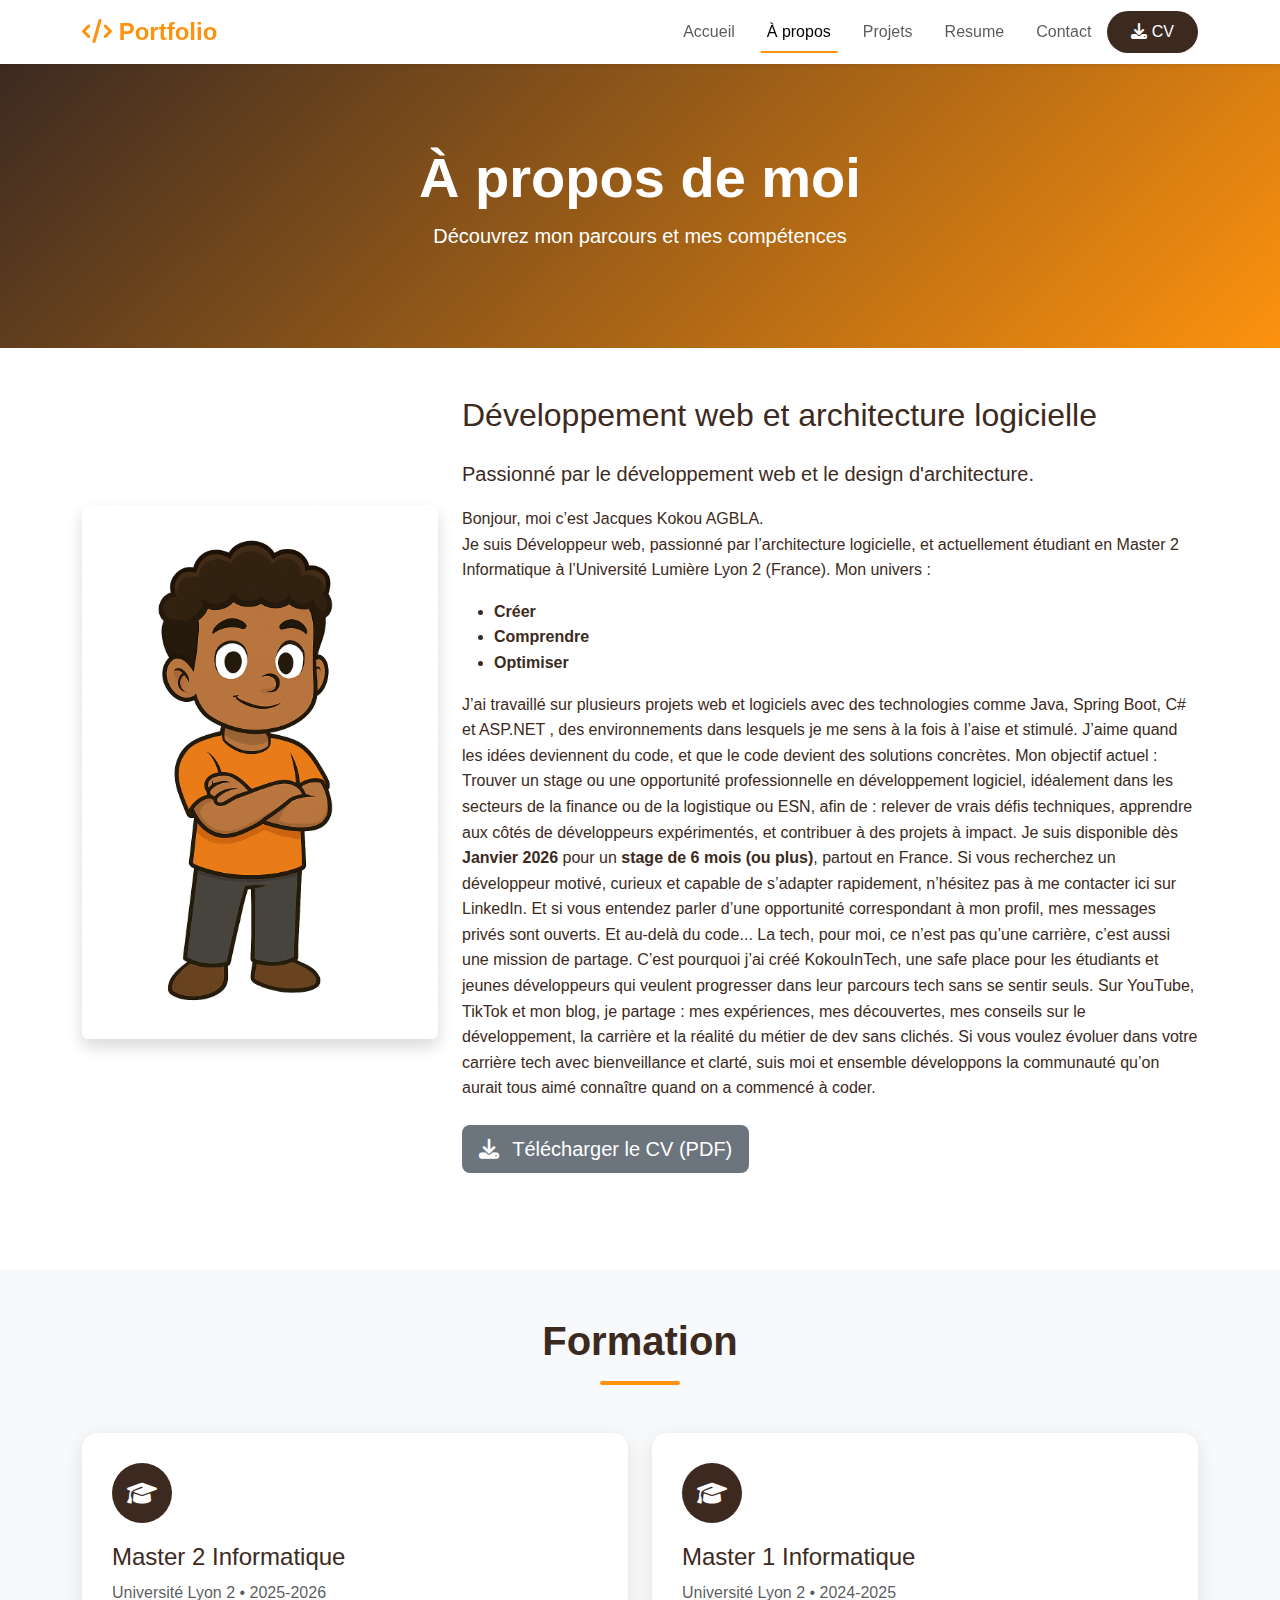
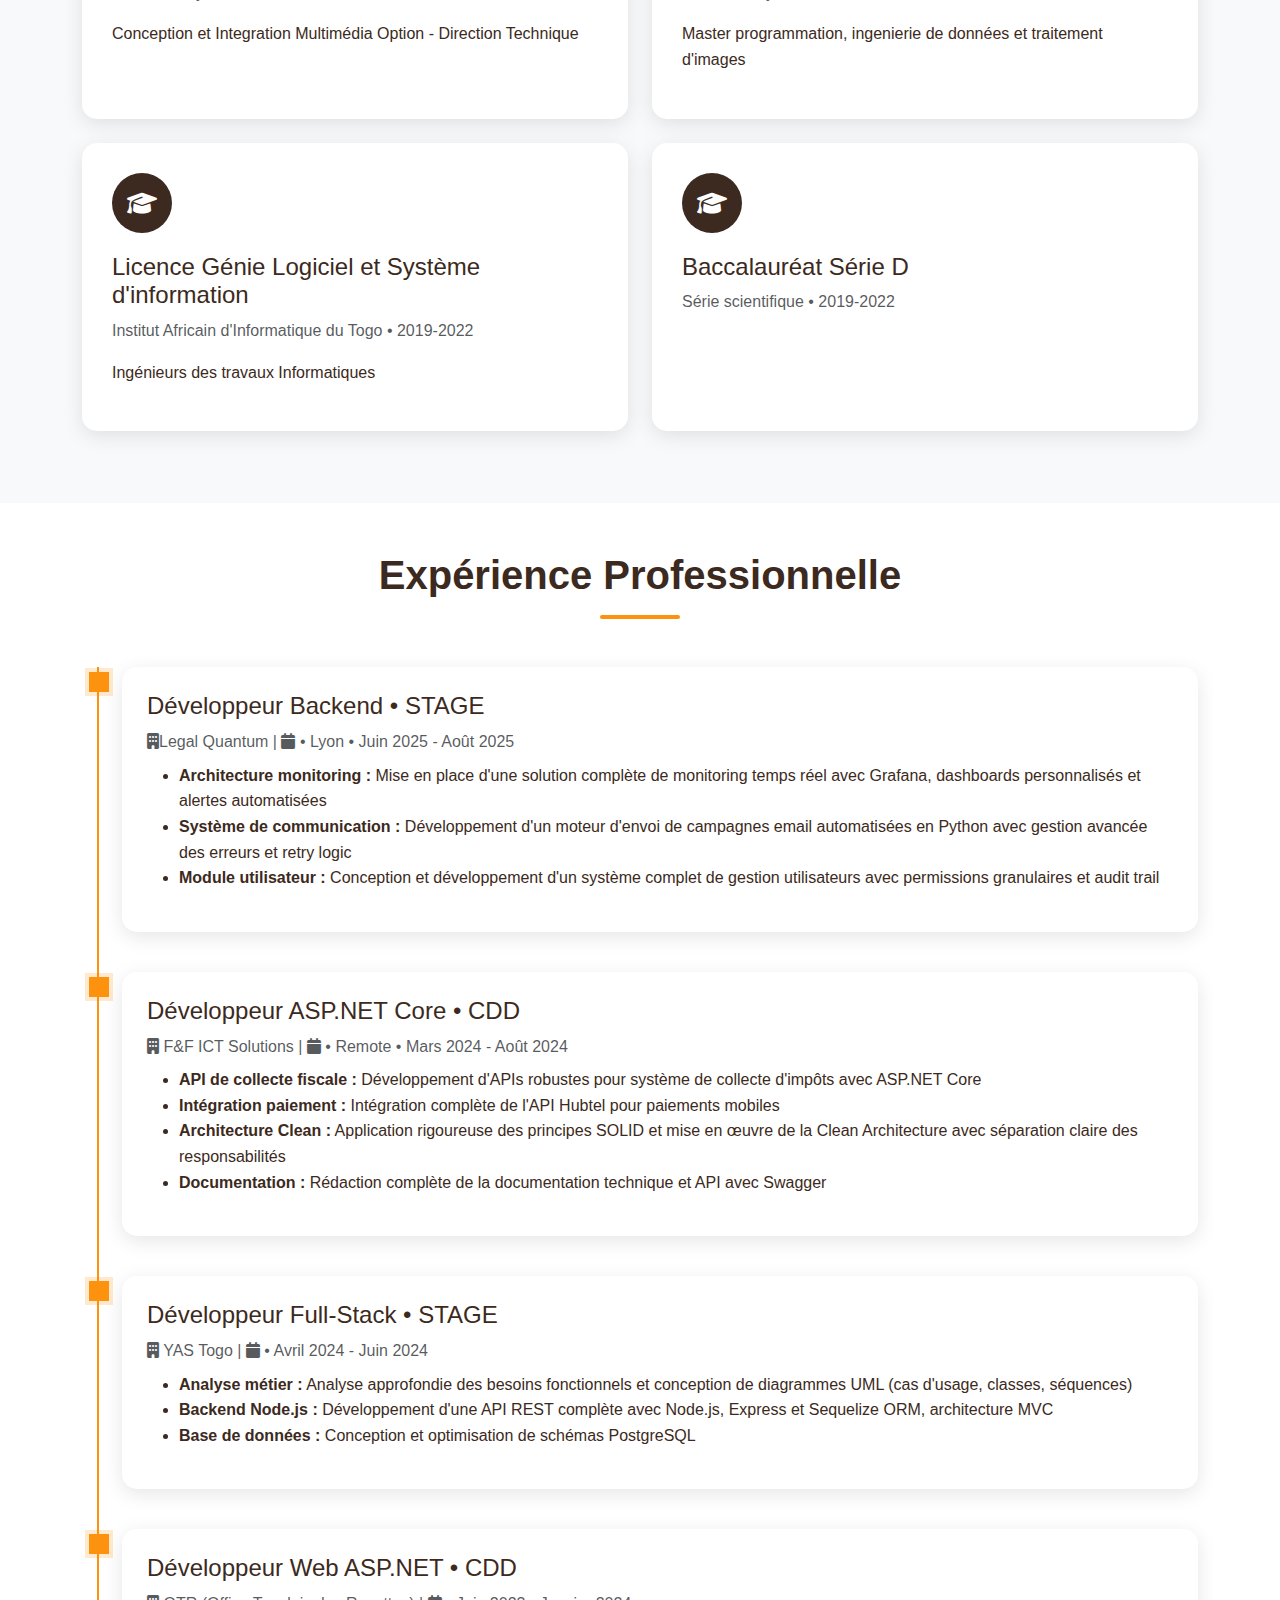
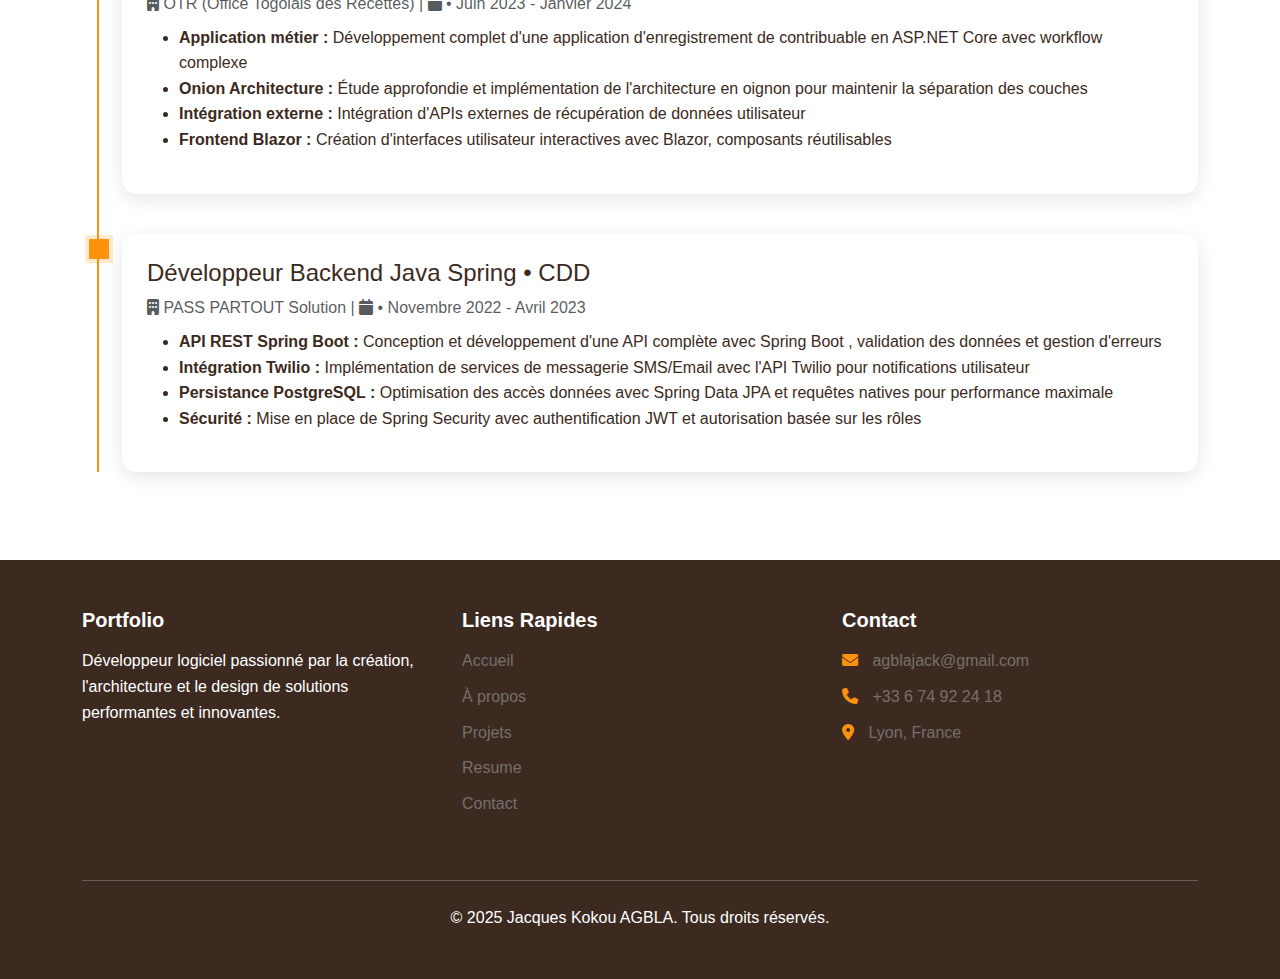
<file: about.html>
<!DOCTYPE html>
<html lang="fr">
  <head>
    <meta charset="UTF-8" />
    <meta name="viewport" content="width=device-width, initial-scale=1.0" />
    <title>À propos - Portfolio</title>

    <link rel="icon" href="assets/images/icons/favicon.ico" />
    <link
      href="https://cdnjs.cloudflare.com/ajax/libs/bootstrap/5.3.2/css/bootstrap.min.css"
      rel="stylesheet"
    />
    <link
      href="https://cdnjs.cloudflare.com/ajax/libs/font-awesome/6.4.2/css/all.min.css"
      rel="stylesheet"
    />
    <link rel="stylesheet" href="css/style.css" />
  </head>
  <body>
    <nav
      class="navbar navbar-expand-lg navbar-light bg-white shadow-sm sticky-top"
    >
      <div class="container">
        <a class="navbar-brand fw-bold text-primary" href="index.html">
          <i class="fas fa-code"></i> Portfolio
        </a>
        <button
          class="navbar-toggler"
          type="button"
          data-bs-toggle="collapse"
          data-bs-target="#navbarNav"
        >
          <span class="navbar-toggler-icon"></span>
        </button>
        <div class="collapse navbar-collapse" id="navbarNav">
          <ul class="navbar-nav ms-auto">
            <li class="nav-item">
              <a class="nav-link"  href="index.html">Accueil</a>
            </li>
            <li class="nav-item">
              <a class="nav-link active"  href="about.html">À propos</a>
            </li>
            <li class="nav-item">
              <a class="nav-link"  href="projects.html">Projets</a>
            </li>
            <li class="nav-item">
            <a class="nav-link"   href="resume.html">Resume</a>
          </li>
            <li class="nav-item">
              <a class="nav-link" href="contact.html">Contact</a>
            </li>
            <li class="nav-item">
            <a class="nav-link btn-download" href="resume.html" >
              <i class="fas fa-download"></i> CV
            </a>
          </li>
          </ul>
        </div>
      </div>
    </nav>
    <section class="page-header">
      <div class="container text-center">
        <h1 class="display-4 fw-bold">À propos de moi</h1>
        <p class="lead">Découvrez mon parcours et mes compétences</p>
      </div>
    </section>
    <section class="about-content py-5">
      <div class="container">
        <div class="row align-items-center mb-5">
          <div class="col-lg-4 mb-4">
            <img
              src="assets/images/Mascotte.jpg""
              alt="Photo professionnelle"
              class="img-fluid rounded shadow"
            />
          </div>
          <div class="col-lg-8">
            <h2 class="mb-4">Développement web et architecture logicielle</h2>
            <p class="lead">
              Passionné par le développement web et le design d'architecture.
            </p>
            <p>
              Bonjour, moi c’est Jacques Kokou AGBLA. <br> 
              Je suis Développeur web, passionné par l’architecture logicielle, et actuellement étudiant en Master 2 Informatique à l’Université Lumière Lyon 2 (France). 
              Mon univers : 
              <ul>
                <li><strong>Créer</strong></li>
                <li><strong>Comprendre</strong></li>
                <li><strong>Optimiser</strong></li>
              </ul> 
               J’ai travaillé sur plusieurs projets web et logiciels avec des technologies comme Java, Spring Boot, C# et ASP.NET , des
              environnements dans lesquels je me sens à la fois à l’aise et stimulé. J’aime quand les idées deviennent du code, et que le code
              devient des solutions concrètes. Mon objectif actuel : Trouver un stage ou une opportunité professionnelle en développement
              logiciel, idéalement dans les secteurs de la finance ou de la logistique ou ESN, afin de : 
              relever de vrais défis techniques, 
              apprendre aux côtés de développeurs expérimentés, 
              et contribuer à des projets à impact. 
              Je suis disponible dès <strong>Janvier 2026</strong> pour un
              <strong>stage de 6 mois (ou plus)</strong>, partout en France. 
               Si vous recherchez un développeur motivé, curieux et capable de s’adapter
              rapidement, n’hésitez pas à me contacter ici sur LinkedIn. Et si vous entendez parler d’une opportunité correspondant à mon profil,
              mes messages privés sont ouverts. Et au-delà du code... La tech, pour moi, ce n’est pas qu’une carrière, c’est aussi une mission de
              partage. C’est pourquoi j’ai créé KokouInTech, une safe place pour les étudiants et jeunes développeurs qui veulent progresser
              dans leur parcours tech sans se sentir seuls. Sur YouTube, TikTok et mon blog, je partage : mes expériences, mes découvertes, mes
              conseils sur le développement, la carrière et la réalité du métier de dev sans clichés. Si vous voulez évoluer dans votre carrière
              tech avec bienveillance et clarté, suis moi et ensemble développons la communauté qu’on aurait tous aimé connaître quand
              on a commencé à coder.
            </p>
            <div class="mt-4">
             <a href="assets/images/CV - Jacques Kokou AGBLA.pdf" download="CV_Jacques_AGBLA.pdf" class="btn bg-secondary text-white btn-lg">
    <i class="fas fa-download me-2"></i> Télécharger le CV (PDF)
</a>
            </div>
          </div>
        </div>
      </div>
    </section>
    <section class="education py-5 bg-light">
      <div class="container">
        <h2 class="section-title text-center mb-5">Formation</h2>
        <div class="row">
          <div class="col-md-6 mb-4">
            <div class="education-card">
              <div class="education-icon">
                <i class="fas fa-graduation-cap"></i>
              </div>
              <h4>Master 2 Informatique</h4>
              <p class="text-muted">Université Lyon 2 • 2025-2026</p>
              <p>
               Conception et Integration Multimédia Option - Direction Technique
              </p>
            </div>
          </div>
          <div class="col-md-6 mb-4"> 
            <div class="education-card">
              <div class="education-icon">
                <i class="fas fa-graduation-cap"></i>
              </div>
              <h4>Master 1 Informatique</h4>
              <p class="text-muted">Université Lyon 2 • 2024-2025</p>
              <p>Master programmation, ingenierie de données et traitement d'images</p>
            </div>
          </div>
          <div class="col-md-6 mb-4"> 
            <div class="education-card">
              <div class="education-icon">
                <i class="fas fa-graduation-cap"></i>
              </div>
              <h4>Licence Génie Logiciel et Système d'information</h4>
              <p class="text-muted">Institut Africain d'Informatique du Togo • 2019-2022</p>
              <p>Ingénieurs des travaux Informatiques</p>
            </div>
          </div>
          <div class="col-md-6 mb-4"> 
            <div class="education-card">
              <div class="education-icon">
                <i class="fas fa-graduation-cap"></i>
              </div>
              <h4>Baccalauréat Série D</h4>
              <p class="text-muted">Série scientifique • 2019-2022</p>
            </div>
          </div>
        </div>
      </div>
    </section>
    <section class="experience py-5">
        <div class="container">
            <h2 class="section-title text-center mb-5">Expérience Professionnelle</h2>
            <div class="timeline">
                <div class="timeline-item">
                    <div class="timeline-dot"></div>
                    <div class="timeline-content">
                        <h4>Développeur Backend  • STAGE</h4>
                        <p class="text-muted mb-2">
                            <i class="fas fa-building"></i>Legal Quantum | 
                            <i class="fas fa-calendar"></i> • Lyon • Juin 2025 - Août 2025
                        </p>
                        <ul>
                            <li><strong>Architecture monitoring :</strong> Mise en place d'une solution complète de monitoring temps réel avec Grafana, dashboards personnalisés et alertes automatisées</li>
                            <li><strong>Système de communication :</strong> Développement d'un moteur d'envoi de campagnes email automatisées en Python avec gestion avancée des erreurs et retry logic</li>
                            <li><strong>Module utilisateur :</strong> Conception et développement d'un système complet de gestion utilisateurs avec permissions granulaires et audit trail</li>
                        </ul>
                       </div>
                </div>
                <div class="timeline-item">
                    <div class="timeline-dot"></div>
                    <div class="timeline-content">
                        <h4>Développeur ASP.NET Core • CDD</h4>
                        <p class="text-muted mb-2">
                            <i class="fas fa-building"></i> F&F ICT Solutions | 
                            <i class="fas fa-calendar"></i> • Remote • Mars 2024 - Août 2024
                        </p>
                       <ul>
                            <li><strong>API de collecte fiscale :</strong> Développement d'APIs robustes pour système de collecte d'impôts avec ASP.NET Core</li>
                            <li><strong>Intégration paiement :</strong> Intégration complète de l'API Hubtel pour paiements mobiles</li>
                            <li><strong>Architecture Clean :</strong> Application rigoureuse des principes SOLID et mise en œuvre de la Clean Architecture avec séparation claire des responsabilités</li>
                            <li><strong>Documentation :</strong> Rédaction complète de la documentation technique et API avec Swagger</li>
                        </ul>
                    </div>
                </div>
                <div class="timeline-item">
                    <div class="timeline-dot"></div>
                    <div class="timeline-content">
                        <h4>Développeur Full-Stack • STAGE</h4>
                        <p class="text-muted mb-2">
                            <i class="fas fa-building"></i> YAS Togo | 
                            <i class="fas fa-calendar"></i> • Avril 2024 - Juin 2024
                        </p>
                        <ul>
                            <li><strong>Analyse métier :</strong> Analyse approfondie des besoins fonctionnels et conception de diagrammes UML (cas d'usage, classes, séquences)</li>
                            <li><strong>Backend Node.js :</strong> Développement d'une API REST complète avec Node.js, Express et Sequelize ORM, architecture MVC</li>
                            <li><strong>Base de données :</strong> Conception et optimisation de schémas PostgreSQL </li>
                        </ul>
                        </div>
                </div>
                <div class="timeline-item">
                    <div class="timeline-dot"></div>
                    <div class="timeline-content">
                        <h4>Développeur Web ASP.NET • CDD</h4>
                        <p class="text-muted mb-2">
                            <i class="fas fa-building"></i> OTR (Office Togolais des Recettes) | 
                            <i class="fas fa-calendar"></i> • Juin 2023 - Janvier 2024
                        </p>
                       <ul >
                            <li><strong>Application métier :</strong> Développement complet d'une application d'enregistrement de contribuable en ASP.NET Core avec workflow complexe</li>
                            <li><strong>Onion Architecture :</strong> Étude approfondie et implémentation de l'architecture en oignon pour maintenir la séparation des couches</li>
                            <li><strong>Intégration externe :</strong> Intégration d'APIs externes de récupération de données utilisateur</li>
                            <li><strong>Frontend Blazor :</strong> Création d'interfaces utilisateur interactives avec Blazor, composants réutilisables</li>
                        </ul>
                        </div>
                </div>
                <div class="timeline-item">
                    <div class="timeline-dot"></div>
                    <div class="timeline-content">
                        <h4>Développeur Backend Java Spring • CDD</h4>
                        <p class="text-muted mb-2">
                            <i class="fas fa-building"></i> PASS PARTOUT Solution | 
                            <i class="fas fa-calendar"></i>  • Novembre 2022 - Avril 2023
                        </p>
                        <ul >
                            <li><strong>API REST Spring Boot :</strong> Conception et développement d'une API complète avec Spring Boot , validation des données et gestion d'erreurs</li>
                            <li><strong>Intégration Twilio :</strong> Implémentation de services de messagerie SMS/Email avec l'API Twilio pour notifications utilisateur</li>
                            <li><strong>Persistance PostgreSQL :</strong> Optimisation des accès données avec Spring Data JPA et requêtes natives pour performance maximale</li>
                            <li><strong>Sécurité :</strong> Mise en place de Spring Security avec authentification JWT et autorisation basée sur les rôles</li>
                        </ul>
                        </div>
                </div>
            </div>
        </div>
    </section>
  </body>
    <footer class="footer py-5">
      <div class="container">
        <div class="row">
          <div class="col-lg-4 mb-4">
            <h5 class="fw-bold mb-3">Portfolio</h5>
            <p>
              Développeur logiciel passionné par la création, l'architecture et le design de solutions performantes et innovantes.
            </p>
          </div>
          <div class="col-lg-4 mb-4">
            <h5 class="fw-bold mb-3">Liens Rapides</h5>
            <ul class="footer-links">
              <li><a href="index.html">Accueil</a></li>
              <li><a href="about.html">À propos</a></li>
              <li><a href="projects.html">Projets</a></li>
                  <li><a href="resume.html">Resume</a></li>
              <li><a href="contact.html">Contact</a></li>
            </ul>
          </div>
          <div class="col-lg-4 mb-4">
            <h5 class="fw-bold mb-3">Contact</h5>
            <ul class="footer-contact">
              <li><i class="fas fa-envelope"></i> agblajack@gmail.com</li>
              <li><i class="fas fa-phone"></i> +33 6 74 92 24 18</li>
              <li><i class="fas fa-map-marker-alt"></i> Lyon, France</li>
            </ul>
          </div>
        </div>
        <hr class="my-4" />
        <div class="text-center">
          <p class="mb-0">&copy; 2025 Jacques Kokou AGBLA. Tous droits réservés.</p>
        </div>
      </div>
    </footer>

    <script src="https://cdnjs.cloudflare.com/ajax/libs/bootstrap/5.3.2/js/bootstrap.bundle.min.js"></script>

</html>
</file>
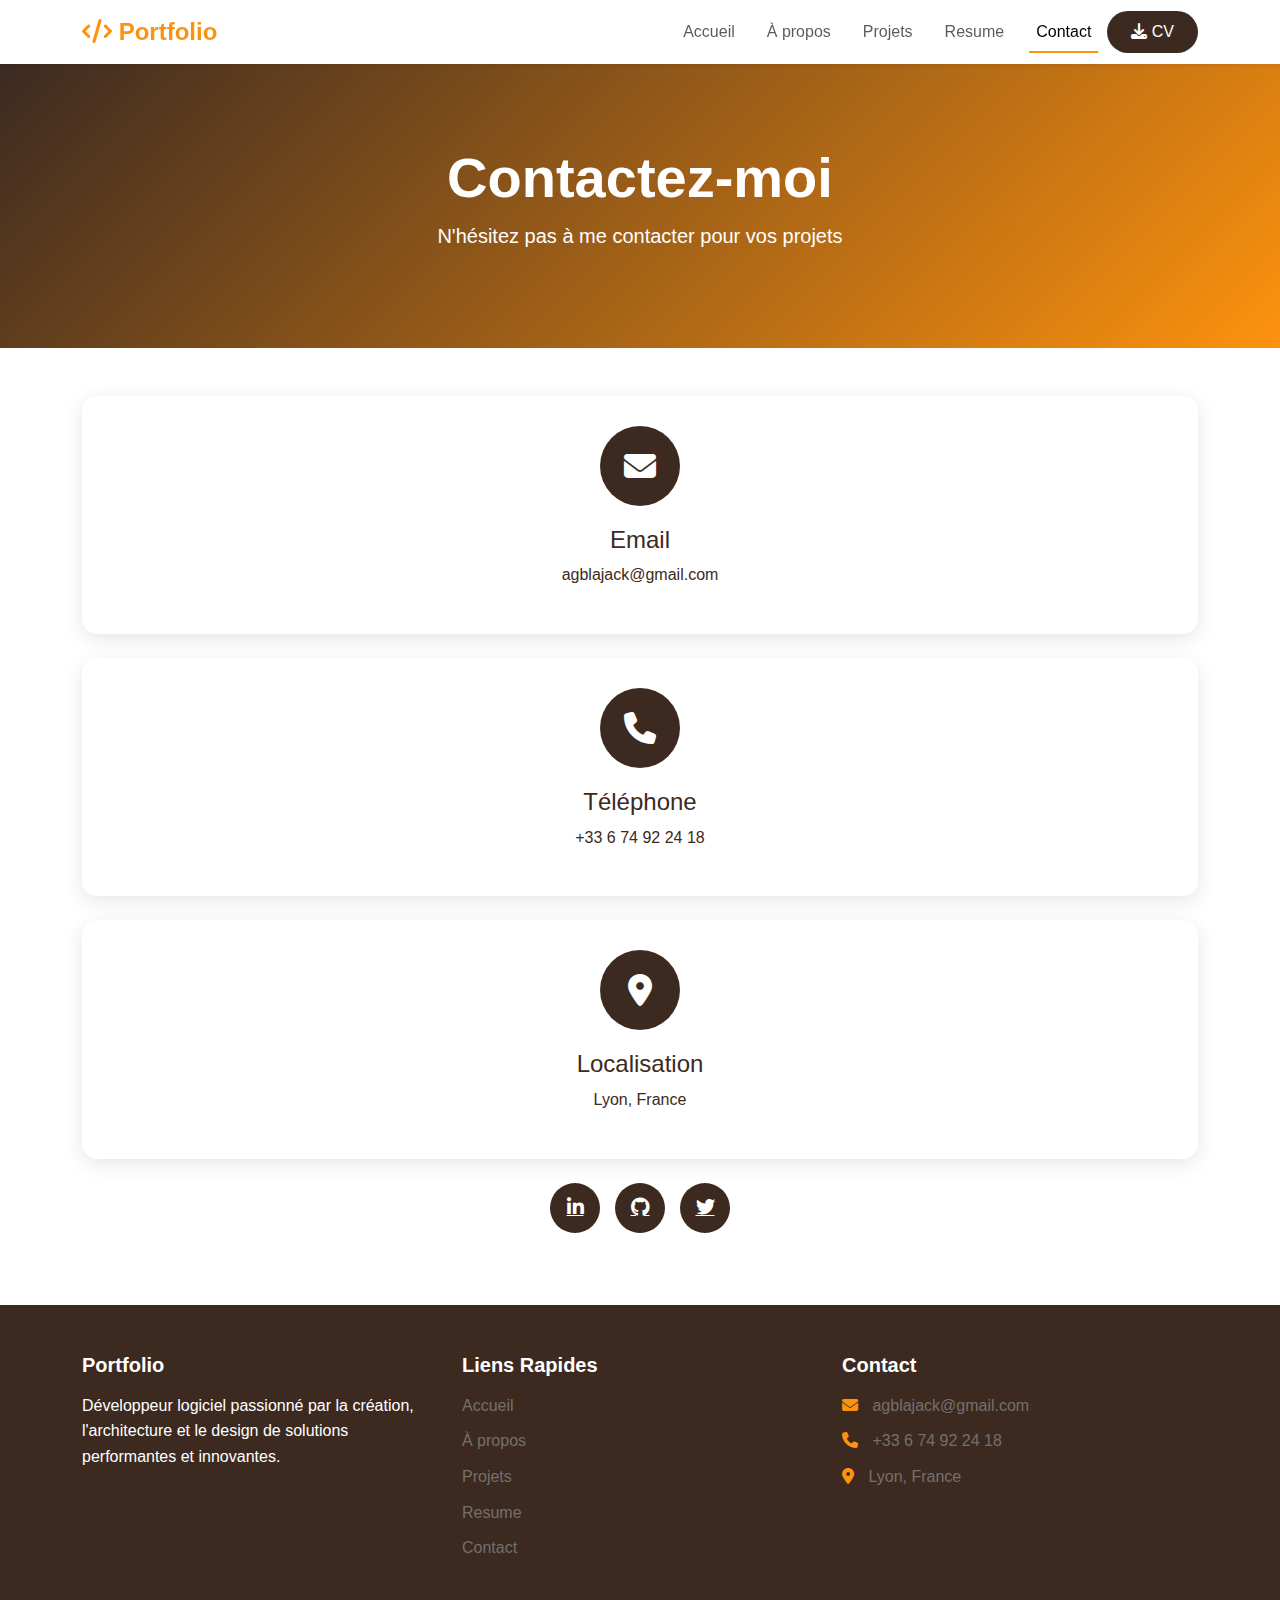
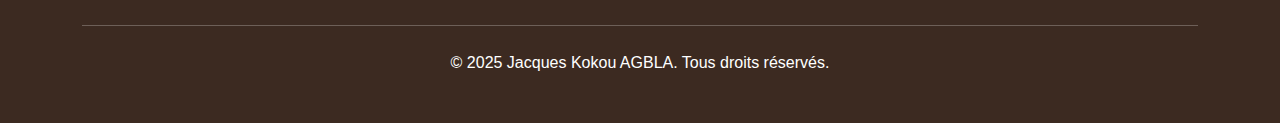
<file: contact.html>
<!DOCTYPE html>
<html lang="fr">
<head>
    <meta charset="UTF-8">
    <meta name="viewport" content="width=device-width, initial-scale=1.0">
    <title>Contact - Portfolio</title>
    
    <link rel="icon" href="assets/images/icons/favicon.ico">
    <link href="https://cdnjs.cloudflare.com/ajax/libs/bootstrap/5.3.2/css/bootstrap.min.css" rel="stylesheet">
    <link href="https://cdnjs.cloudflare.com/ajax/libs/font-awesome/6.4.2/css/all.min.css" rel="stylesheet">
    <link rel="stylesheet" href="css/style.css">
</head>
<body>
    <nav class="navbar navbar-expand-lg navbar-light bg-white shadow-sm sticky-top">
        <div class="container">
            <a class="navbar-brand fw-bold text-primary" href="index.html">
                <i class="fas fa-code"></i> Portfolio
            </a>
            <button class="navbar-toggler" type="button" data-bs-toggle="collapse" data-bs-target="#navbarNav">
                <span class="navbar-toggler-icon"></span>
            </button>
            <div class="collapse navbar-collapse" id="navbarNav">
                <ul class="navbar-nav ms-auto">
                    <li class="nav-item"><a class="nav-link"  href="index.html">Accueil</a></li>
                    <li class="nav-item"><a class="nav-link"  href="about.html">À propos</a></li>
                    <li class="nav-item"><a class="nav-link"  href="projects.html">Projets</a></li>
                    <li class="nav-item">
            <a class="nav-link"   href="resume.html">Resume</a>
          </li>
                    <li class="nav-item"><a class="nav-link active"  href="contact.html">Contact</a></li>
                    <li class="nav-item">
            <a class="nav-link btn-download" href="resume.html" >
              <i class="fas fa-download"></i> CV
            </a>
          </li>
                </ul>
            </div>
        </div>
    </nav>

    <section class="page-header">
        <div class="container text-center">
            <h1 class="display-4 fw-bold">Contactez-moi</h1>
            <p class="lead">N'hésitez pas à me contacter pour vos projets</p>
        </div>
    </section>

    <section class="contact-section py-5">
        <div class="container">
            <div class="row">
                <div class="mb-4 ">
                    <div class="contact-info-card">
                        <div class="contact-icon-lg">
                            <i class="fas fa-envelope"></i>
                        </div>
                        <h4>Email</h4>
                        <p>agblajack@gmail.com</p>
                    </div>
                    
                    <div class="contact-info-card mt-4">
                        <div class="contact-icon-lg">
                            <i class="fas fa-phone"></i>
                        </div>
                        <h4>Téléphone</h4>
                        <p>+33 6 74 92 24 18</p>
                    </div>
                    
                    <div class="contact-info-card mt-4">
                        <div class="contact-icon-lg">
                            <i class="fas fa-map-marker-alt"></i>
                        </div>
                        <h4>Localisation</h4>
                        <p>Lyon, France</p>
                    </div>

                    <div class="social-links-large mt-4">
                        <a href="https://www.linkedin.com/in/kokou-jacques-agbla/" target="_blank" aria-label="LinkedIn"><i class="fab fa-linkedin-in"></i></a>
                        <a href="https://github.com/Jacques-AGB" target="_blank" aria-label="GitHub"><i class="fab fa-github"></i></a>
                        <a href="https://x.com/KokouInTech" target="_blank" aria-label="Twitter"><i class="fab fa-twitter"></i></a>
                    </div>
                </div>
            </div>
        </div>
    </section>
</body>
    <footer class="footer py-5">
      <div class="container">
        <div class="row">
          <div class="col-lg-4 mb-4">
            <h5 class="fw-bold mb-3">Portfolio</h5>
            <p>
              Développeur logiciel passionné par la création, l'architecture et le design de solutions performantes et innovantes.
            </p>
          </div>
          <div class="col-lg-4 mb-4">
            <h5 class="fw-bold mb-3">Liens Rapides</h5>
            <ul class="footer-links">
              <li><a href="index.html">Accueil</a></li>
              <li><a href="about.html">À propos</a></li>
              <li><a href="projects.html">Projets</a></li>
                  <li><a href="resume.html">Resume</a></li>
              <li><a href="contact.html">Contact</a></li>
            </ul>
          </div>
          <div class="col-lg-4 mb-4">
            <h5 class="fw-bold mb-3">Contact</h5>
            <ul class="footer-contact">
              <li><i class="fas fa-envelope"></i> agblajack@gmail.com</li>
              <li><i class="fas fa-phone"></i> +33 6 74 92 24 18</li>
              <li><i class="fas fa-map-marker-alt"></i> Lyon, France</li>
            </ul>
          </div>
        </div>
        <hr class="my-4" />
        <div class="text-center">
          <p class="mb-0">&copy; 2025 Jacques Kokou AGBLA. Tous droits réservés.</p>
        </div>
      </div>
    </footer>

    <script src="https://cdnjs.cloudflare.com/ajax/libs/bootstrap/5.3.2/js/bootstrap.bundle.min.js"></script>

</html>
</file>
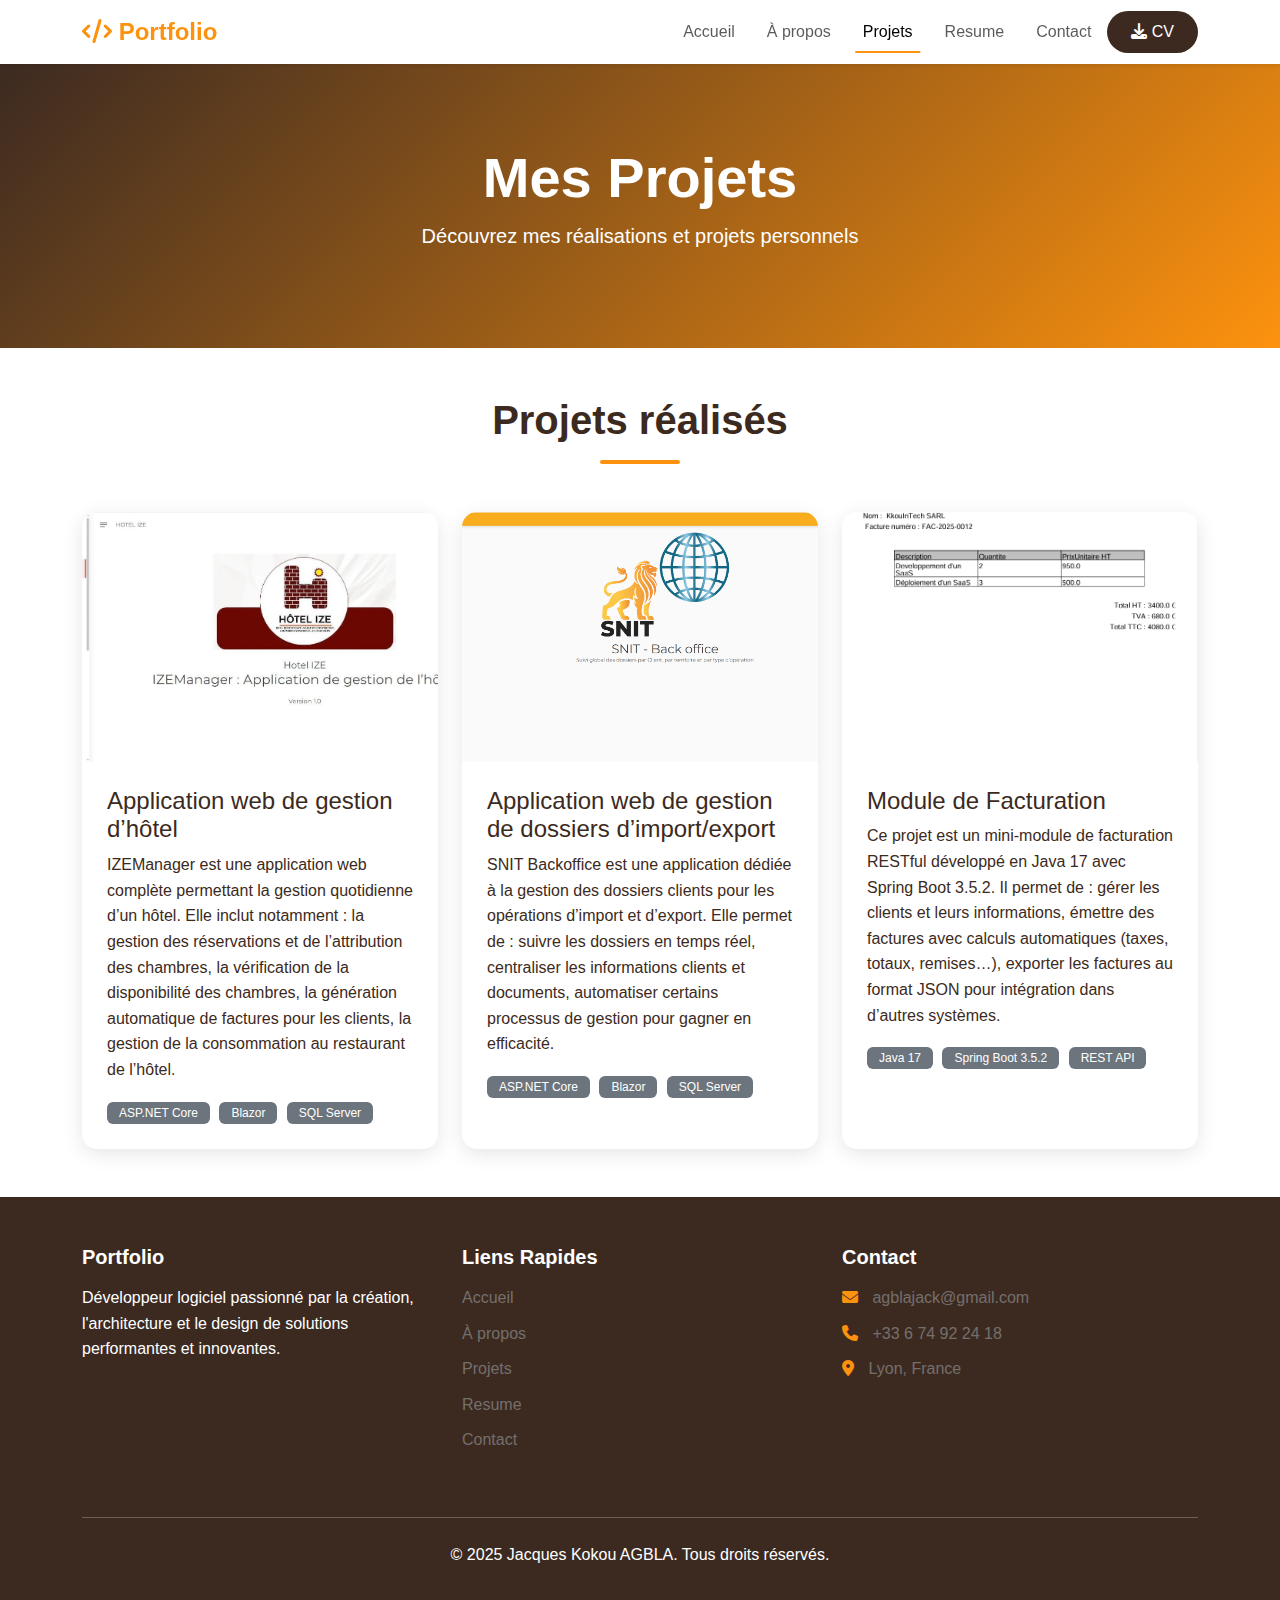
<file: projects.html>
<!DOCTYPE html>
<html lang="fr">
<head>
    <meta charset="UTF-8">
    <meta name="viewport" content="width=device-width, initial-scale=1.0">
    <title>Projets - Portfolio</title>
    
    <link rel="icon" href="assets/images/icons/favicon.ico">
    <link href="https://cdnjs.cloudflare.com/ajax/libs/bootstrap/5.3.2/css/bootstrap.min.css" rel="stylesheet">
    <link href="https://cdnjs.cloudflare.com/ajax/libs/font-awesome/6.4.2/css/all.min.css" rel="stylesheet">
    <link rel="stylesheet" href="css/style.css">
</head>
<body>
    <nav class="navbar navbar-expand-lg navbar-light bg-white shadow-sm sticky-top">
        <div class="container">
            <a class="navbar-brand fw-bold text-primary" href="index.html">
                <i class="fas fa-code"></i> Portfolio
            </a>
            <button class="navbar-toggler" type="button" data-bs-toggle="collapse" data-bs-target="#navbarNav">
                <span class="navbar-toggler-icon"></span>
            </button>
            <div class="collapse navbar-collapse" id="navbarNav">
                <ul class="navbar-nav ms-auto">
                    <li class="nav-item"><a class="nav-link"  href="index.html">Accueil</a></li>
                    <li class="nav-item"><a class="nav-link"  href="about.html">À propos</a></li>
                    <li class="nav-item"><a class="nav-link active"  href="projects.html">Projets</a></li>
                    <li class="nav-item">
            <a class="nav-link" href="resume.html">Resume</a>
          </li>
                    <li class="nav-item"><a class="nav-link"  href="contact.html">Contact</a></li>
                    <li class="nav-item">
            <a class="nav-link btn-download" href="resume.html" >
              <i class="fas fa-download"></i> CV
            </a>
          </li>
                </ul>
            </div>
        </div>
    </nav>

    <section class="page-header">
        <div class="container text-center">
            <h1 class="display-4 fw-bold">Mes Projets</h1>
            <p class="lead">Découvrez mes réalisations et projets personnels</p>
        </div>
    </section>

<!-- Je ne vois pas pour l'instant l'intérêt de filtrer mais je gardemon code pour l'ajouter plus tard
    <section class="projects-filter py-4 bg-light">
        <div class="container">
            <div class="text-center">
                <button class="btn btn-filter active" data-filter="all">Tous</button>
                <button class="btn btn-filter" data-filter="web">Web Apps</button>
                <button class="btn btn-filter" data-filter="mobile">Mobile</button>
                <button class="btn btn-filter" data-filter="design">Design</button>
            </div>
        </div>
    </section>
-->
  <section class="projects-preview py-5">
    <div class="container">
      <h2 class="section-title text-center mb-5">Projets réalisés</h2>
      <div class="row g-4">
        <div class="col-md-6 col-lg-4">
          <div class="project-card">
            <div class="project-img">
              <img src="assets/images/ize3.jpg" alt="Projet 1" />
              <div class="project-overlay">

              </div>
            </div>
            <div class="project-info">
              <h4>Application web de gestion d’hôtel</h4>
              <p>
                IZEManager est une application web complète permettant la
                gestion quotidienne d’un hôtel. Elle inclut notamment : la
                gestion des réservations et de l’attribution des chambres, la
                vérification de la disponibilité des chambres, la génération
                automatique de factures pour les clients, la gestion de la
                consommation au restaurant de l’hôtel.
              </p>
              <div class="project-tags">
                <span class="badge bg-secondary">ASP.NET Core </span>
                <span class="badge bg-secondary">Blazor </span>
                <span class="badge bg-secondary">SQL Server</span>
              </div>
            </div>
          </div>
        </div>
        <div class="col-md-6 col-lg-4">
          <div class="project-card">
            <div class="project-img">
              <img src="assets/images/snit3.png" alt="Projet 2" />
              <div class="project-overlay">
                <div class="project-links">
                </div>
              </div>
            </div>
            <div class="project-info">
              <h4>Application web de gestion de dossiers d’import/export</h4>
              <p>
                SNIT Backoffice est une application dédiée à la gestion des
                dossiers clients pour les opérations d’import et d’export.
                Elle permet de : suivre les dossiers en temps réel,
                centraliser les informations clients et documents, automatiser
                certains processus de gestion pour gagner en efficacité.
              </p>
              <div class="project-tags">
                <span class="badge bg-secondary">ASP.NET Core</span>
                <span class="badge bg-secondary">Blazor</span>
                <span class="badge bg-secondary">SQL Server</span>
              </div>
            </div>
          </div>
        </div>
        <div class="col-md-6 col-lg-4 project-item" data-category="web">
          <div class="project-card">
            <div class="project-img">
              <img src="assets/images/facturation.png" alt="Analytics Dashboard" />
              <div class="project-overlay">
                <div class="project-links">
                  <a href="https://github.com/Jacques-AGB/facturation" class="btn btn-light btn-sm"><i class="fab fa-github"></i> Code</a>
                </div>
              </div>
            </div>
            <div class="project-info">
              <h4>Module de Facturation</h4>
              <p>
                Ce projet est un mini-module de facturation RESTful développé
                en Java 17 avec Spring Boot 3.5.2. Il permet de : gérer les
                clients et leurs informations, émettre des factures avec
                calculs automatiques (taxes, totaux, remises…), exporter les
                factures au format JSON pour intégration dans d’autres
                systèmes. 
              </p>
              <div class="project-tags">
                <span class="badge bg-secondary">Java 17</span> <span class="badge bg-secondary">Spring Boot 3.5.2</span>
                <span class="badge bg-secondary">REST API</span>
              </div>
            </div>
          </div>
        </div>
  </section>
</body>
        <footer class="footer py-5">
          <div class="container">
            <div class="row">
              <div class="col-lg-4 mb-4">
                <h5 class="fw-bold mb-3">Portfolio</h5>
                <p>
                  Développeur logiciel passionné par la création, l'architecture et le design de solutions performantes
                  et innovantes.
                </p>
              </div>
              <div class="col-lg-4 mb-4">
                <h5 class="fw-bold mb-3">Liens Rapides</h5>
                <ul class="footer-links">
                  <li><a href="index.html">Accueil</a></li>
                  <li><a href="about.html">À propos</a></li>
                  <li><a href="projects.html">Projets</a></li>
                  <li><a href="resume.html">Resume</a></li>
                  <li><a href="contact.html">Contact</a></li>
                </ul>
              </div>
              <div class="col-lg-4 mb-4">
                <h5 class="fw-bold mb-3">Contact</h5>
                <ul class="footer-contact">
                  <li><i class="fas fa-envelope"></i> agblajack@gmail.com</li>
                  <li><i class="fas fa-phone"></i> +33 6 74 92 24 18</li>
                  <li><i class="fas fa-map-marker-alt"></i> Lyon, France</li>
                </ul>
              </div>
            </div>
            <hr class="my-4" />
            <div class="text-center">
              <p class="mb-0">&copy; 2025 Jacques Kokou AGBLA. Tous droits réservés.</p>
            </div>
          </div>
        </footer>

        <script src="https://cdnjs.cloudflare.com/ajax/libs/bootstrap/5.3.2/js/bootstrap.bundle.min.js"></script>


</html>
</file>
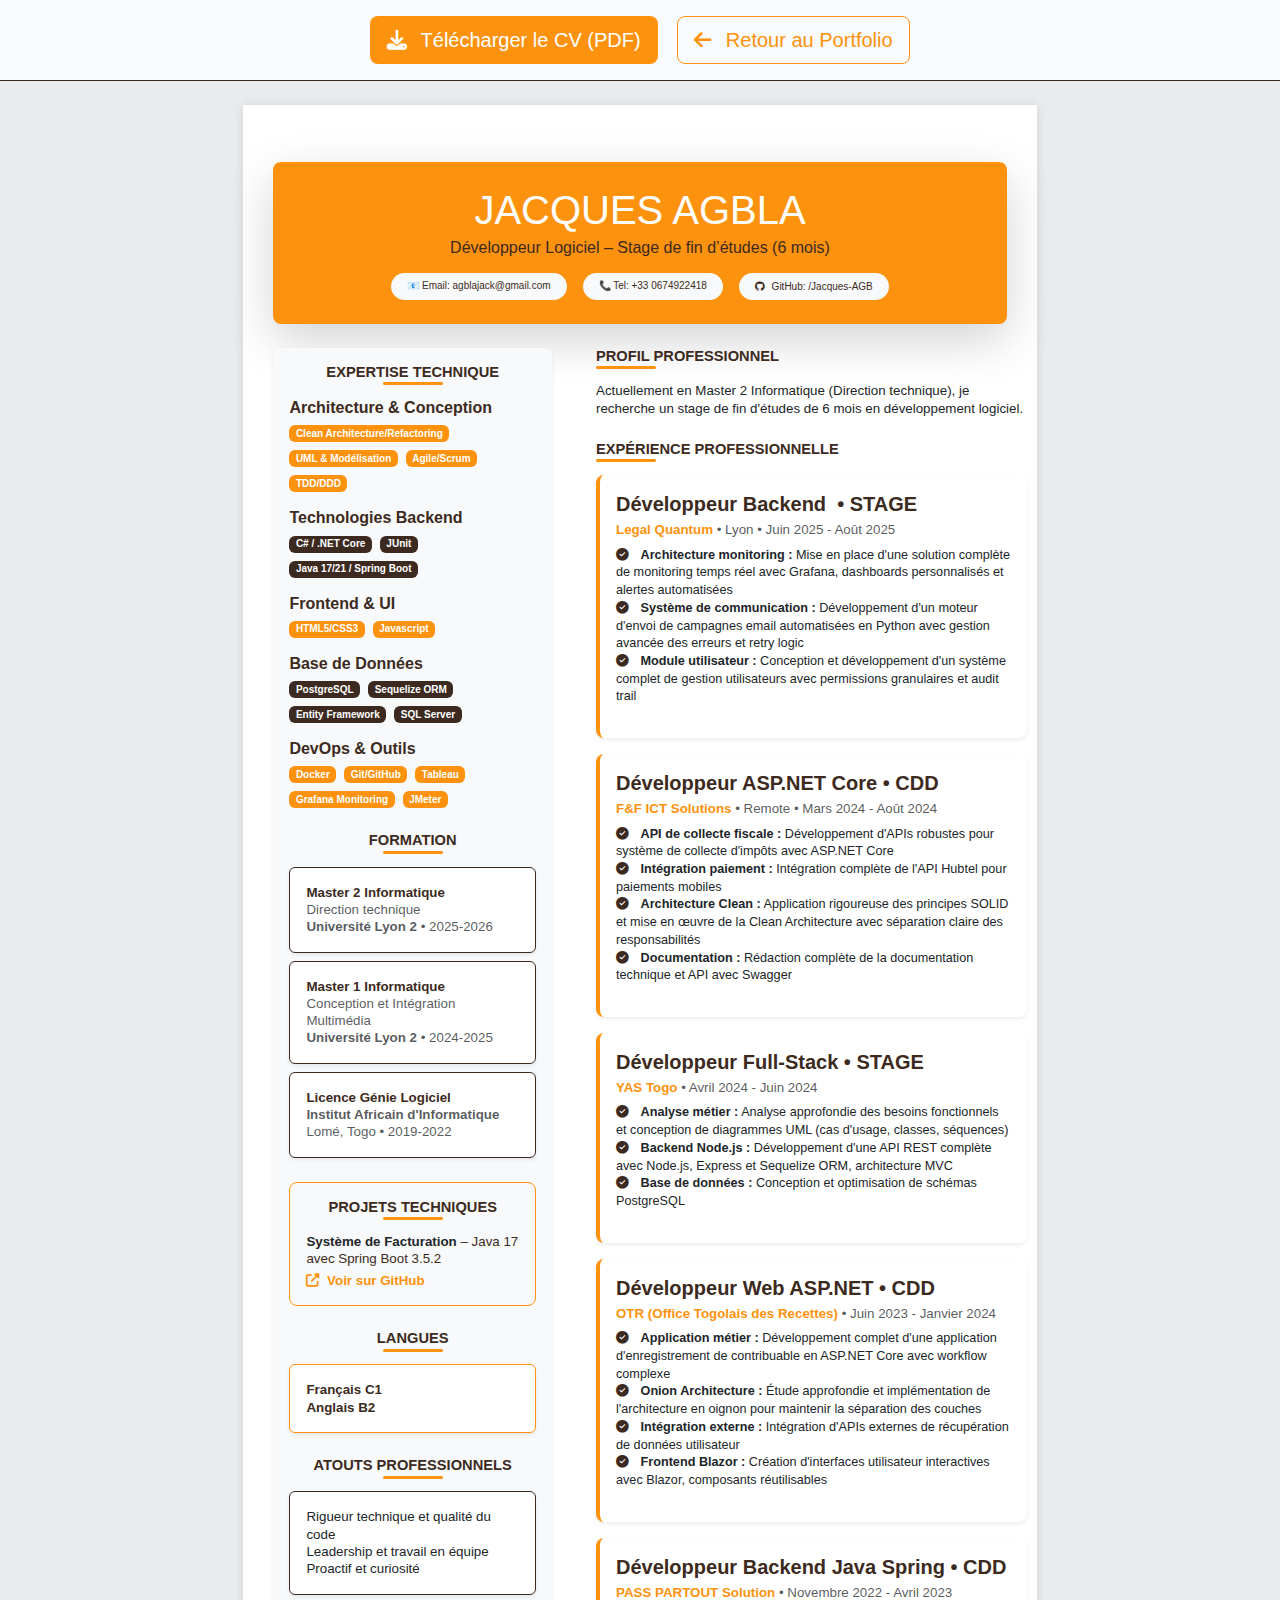
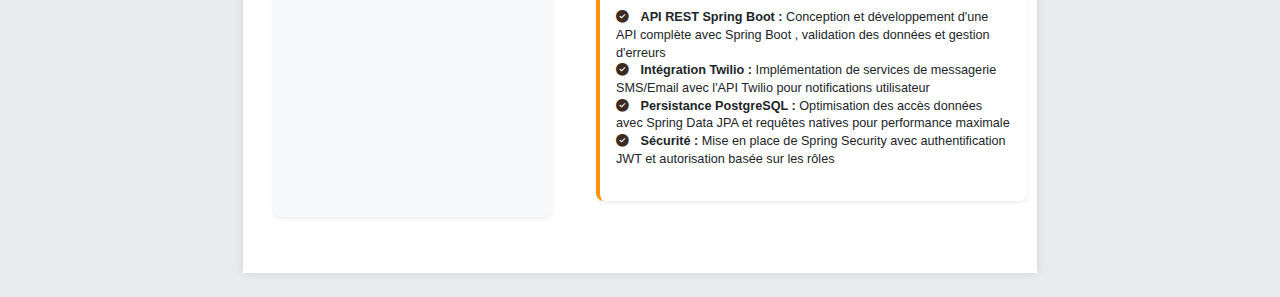
<file: resume.html>
<!DOCTYPE html>
<html lang="fr">
<head>
    <meta charset="UTF-8" />
    <meta name="viewport" content="width=device-width, initial-scale=1.0" />
    <meta name="description" content="CV professionnel - Développeur Logiciel " />
    <meta name="keywords" content="développeur, C#, .NET, Java, Spring boot, stage, asp .net " />
    <meta name="author" content="Jacques Kokou AGBLA" />
    <title>CV - Jacques Kokou AGBLA</title>
    

    <link rel="icon" href="assets/images/icons/favicon.ico" />

    <link href="https://cdnjs.cloudflare.com/ajax/libs/bootstrap/5.3.2/css/bootstrap.min.css" rel="stylesheet" />
    <link href="https://cdnjs.cloudflare.com/ajax/libs/font-awesome/6.4.2/css/all.min.css" rel="stylesheet" />

    <link rel="stylesheet" href="css/styleresume.css" />
</head>
<body>
    <div class="d-print-none text-center p-3" style="background-color: var(--light); border-bottom: 1px solid var(--primary);">
   <a href="assets/images/CV - Jacques Kokou AGBLA.pdf" download="CV_Jacques_AGBLA.pdf" class="btn bg-secondary text-white btn-lg">
    <i class="fas fa-download me-2"></i> Télécharger le CV (PDF)
</a>
    <a href="index.html" class="btn btn-outline-secondary btn-lg ms-3" style="color: var(--secondary); border-color: var(--secondary);">
        <i class="fas fa-arrow-left me-2"></i> Retour au Portfolio
    </a>
</div>
    <div class="container my-4"> 
        <div class="header hero p-4 rounded-3 shadow-lg mb-4 text-white"> 
            <h1 class="text-uppercase mb-1" style="text-align:center; color: white !important;">JACQUES AGBLA</h1>
            <h1 class="fs-6 fw-normal text-center mb-3" style="color: var(--primary) !important;"> Développeur Logiciel  – Stage de fin d’études (6 mois) </h1>
            
            <div class="contact-info d-flex justify-content-center flex-wrap gap-3">
                <span class="badge bg-light text-primary py-2 px-3 fw-normal rounded-pill">📧 Email: agblajack@gmail.com</span>
                <span class="badge bg-light text-primary py-2 px-3 fw-normal rounded-pill">📞 Tel: +33 0674922418</span>
                <span class="badge bg-light text-primary py-2 px-3 fw-normal rounded-pill">
                    <a href="https://github.com/Jacques-AGB" class="text-primary text-decoration-none fw-normal" target="_blank">
                        <i class="fab fa-github me-1"></i> GitHub: /Jacques-AGB
                    </a>
                </span>
            </div>
        </div>

        <div class="main-content">
            <div class="sidebar p-3 rounded-3 shadow-sm bg-light">
                
                <div class="skills-section mb-4">
                    <h2 class="section-title text-center">Expertise Technique</h2>
                    
                    <div class="skills-category mb-3">
                        <h3 class="text-primary fs-6 fw-bold mb-2">Architecture & Conception</h3>
                        <ul class="skills-list list-unstyled d-flex flex-wrap gap-2">
                            <li class="badge bg-secondary text-white">Clean Architecture/Refactoring</li>
                            <li class="badge bg-secondary text-white">UML & Modélisation</li>
                            <li class="badge bg-secondary text-white">Agile/Scrum</li>
                            <li class="badge bg-secondary text-white">TDD/DDD</li>
                        </ul>
                    </div>
                    
                    <div class="skills-category mb-3">
                        <h3 class="text-primary fs-6 fw-bold mb-2">Technologies Backend</h3>
                        <ul class="skills-list list-unstyled d-flex flex-wrap gap-2">
                            <li class="badge bg-primary text-white">C# / .NET Core</li>
                            <li class="badge bg-primary text-white">JUnit</li>
                            <li class="badge bg-primary text-white">Java 17/21 / Spring Boot </li>
                        </ul>
                    </div>

                    <div class="skills-category mb-3">
                        <h3 class="text-primary fs-6 fw-bold mb-2">Frontend & UI</h3>
                        <ul class="skills-list list-unstyled d-flex flex-wrap gap-2">
                            <li class="badge bg-secondary text-white">HTML5/CSS3</li>
                            <li class="badge bg-secondary text-white">Javascript</li>
                        </ul>
                    </div>

                    <div class="skills-category mb-3">
                        <h3 class="text-primary fs-6 fw-bold mb-2">Base de Données</h3>
                        <ul class="skills-list list-unstyled d-flex flex-wrap gap-2">
                            <li class="badge bg-primary text-white">PostgreSQL</li>
                            <li class="badge bg-primary text-white">Sequelize ORM</li>
                            <li class="badge bg-primary text-white">Entity Framework</li>
                            <li class="badge bg-primary text-white">SQL Server</li>
                        </ul>
                    </div>

                    <div class="skills-category">
                        <h3 class="text-primary fs-6 fw-bold mb-2">DevOps & Outils</h3>
                        <ul class="skills-list list-unstyled d-flex flex-wrap gap-2">
                            <li class="badge bg-secondary text-white">Docker</li>
                            <li class="badge bg-secondary text-white">Git/GitHub</li>
                            <li class="badge bg-secondary text-white">Tableau</li>
                            <li class="badge bg-secondary text-white">Grafana Monitoring</li>
                            <li class="badge bg-secondary text-white">JMeter</li>
                        </ul>
                    </div>
                </div>

                <div class="section mb-4">
                    <h2 class="section-title text-center">Formation</h2>
                    <div class="education-item card p-3 mb-2 border-primary shadow-sm">
                        <div class="degree text-primary fw-bold">Master 2 Informatique </div>
                        <div class="school text-muted">Direction technique<br><strong>Université Lyon 2</strong> • 2025-2026</div>
                    </div>
                    <div class="education-item card p-3 mb-2 border-primary shadow-sm">
                        <div class="degree text-primary fw-bold">Master 1 Informatique</div>
                        <div class="school text-muted">Conception et Intégration Multimédia<br><strong>Université Lyon 2</strong> • 2024-2025</div>
                    </div>
                    <div class="education-item card p-3 mb-2 border-primary shadow-sm">
                        <div class="degree text-primary fw-bold">Licence Génie Logiciel</div>
                        <div class="school text-muted"><strong>Institut Africain d'Informatique</strong><br>Lomé, Togo • 2019-2022</div>
                    </div>
                </div>

                <div class="projects-section mb-4 p-3 rounded-3 border border-secondary">
                    <h2 class="section-title text-center">Projets Techniques</h2>
                    <div class="project-item">
                        <strong class="text-dark">Système de Facturation </strong> – Java 17 avec Spring Boot 3.5.2  
                        <a href="https://github.com/Jacques-AGB/facturation" target="_blank" class="text-secondary text-decoration-none fw-bold d-block mt-1">
                            <i class="fas fa-external-link-alt me-1"></i> Voir sur GitHub
                        </a>
                    </div>
                </div>

                <div class="section mb-4">
                    <h2 class="section-title text-center">Langues</h2>
                    <div class="education-item card p-3 mb-2 border-secondary shadow-sm">
                        <div class="degree text-primary fw-bold">Français C1</div>
                        <div class="degree text-primary fw-bold">Anglais B2</div>
                    </div>
                </div>

                <div class="section">
                    <h2 class="section-title text-center">Atouts Professionnels</h2>
                    <div class="education-item card p-3 mb-2 border-primary shadow-sm">
                        <div class="degree text-dark">Rigueur technique et qualité du code</div>
                        <div class="degree text-dark">Leadership et travail en équipe</div>
                        <div class="degree text-dark">Proactif et curiosité</div>
                    </div>
                </div>
            </div>

            <div class="content col-9 ps-4">
                <div class="section mb-4">
                    <h2 class="section-title">Profil Professionnel</h2>
                    <p class="text-dark">Actuellement en Master 2 Informatique (Direction technique), je recherche un stage de fin d'études de 6 mois 
                    en développement logiciel.</p>
                </div>

                <div class="section">
                    <h2 class="section-title">Expérience Professionnelle</h2>
                    
                    <div class="experience-item p-3 mb-3 border-start border-4 border-secondary shadow-sm bg-white">
                        <div class="job-title text-primary fs-5 fw-bold mb-1">Développeur Backend  • STAGE </div>
                        <div class="company-info text-muted mb-2"><span class="company text-secondary fw-bold">Legal Quantum</span> • Lyon • Juin 2025 - Août 2025</div>
                        <ul class="experience-list list-unstyled">
                            <li class="text-dark"><i class="fas fa-check-circle me-2 text-primary"></i> <strong>Architecture monitoring :</strong> Mise en place d'une solution complète de monitoring temps réel avec Grafana, dashboards personnalisés et alertes automatisées</li>
                            <li class="text-dark"><i class="fas fa-check-circle me-2 text-primary"></i> <strong>Système de communication :</strong> Développement d'un moteur d'envoi de campagnes email automatisées en Python avec gestion avancée des erreurs et retry logic</li>
                            <li class="text-dark"><i class="fas fa-check-circle me-2 text-primary"></i> <strong>Module utilisateur :</strong> Conception et développement d'un système complet de gestion utilisateurs avec permissions granulaires et audit trail</li>
                        </ul>
                    </div>
                    
                    <div class="experience-item p-3 mb-3 border-start border-4 border-secondary shadow-sm bg-white">
                        <div class="job-title text-primary fs-5 fw-bold mb-1">Développeur ASP.NET Core • CDD</div>
                        <div class="company-info text-muted mb-2"><span class="company text-secondary fw-bold">F&F ICT Solutions</span> • Remote • Mars 2024 - Août 2024</div>
                        <ul class="experience-list list-unstyled">
                            <li class="text-dark"><i class="fas fa-check-circle me-2 text-primary"></i> <strong>API de collecte fiscale :</strong> Développement d'APIs robustes pour système de collecte d'impôts avec ASP.NET Core</li>
                            <li class="text-dark"><i class="fas fa-check-circle me-2 text-primary"></i> <strong>Intégration paiement :</strong> Intégration complète de l'API Hubtel pour paiements mobiles</li>
                            <li class="text-dark"><i class="fas fa-check-circle me-2 text-primary"></i> <strong>Architecture Clean :</strong> Application rigoureuse des principes SOLID et mise en œuvre de la Clean Architecture avec séparation claire des responsabilités</li>
                            <li class="text-dark"><i class="fas fa-check-circle me-2 text-primary"></i> <strong>Documentation :</strong> Rédaction complète de la documentation technique et API avec Swagger</li>
                        </ul>
                    </div>

                    <div class="experience-item p-3 mb-3 border-start border-4 border-secondary shadow-sm bg-white">
                        <div class="job-title text-primary fs-5 fw-bold mb-1">Développeur Full-Stack • STAGE</div>
                        <div class="company-info text-muted mb-2"><span class="company text-secondary fw-bold">YAS Togo</span> • Avril 2024 - Juin 2024</div>
                        <ul class="experience-list list-unstyled">
                            <li class="text-dark"><i class="fas fa-check-circle me-2 text-primary"></i> <strong>Analyse métier :</strong> Analyse approfondie des besoins fonctionnels et conception de diagrammes UML (cas d'usage, classes, séquences)</li>
                            <li class="text-dark"><i class="fas fa-check-circle me-2 text-primary"></i> <strong>Backend Node.js :</strong> Développement d'une API REST complète avec Node.js, Express et Sequelize ORM, architecture MVC</li>
                            <li class="text-dark"><i class="fas fa-check-circle me-2 text-primary"></i> <strong>Base de données :</strong> Conception et optimisation de schémas PostgreSQL </li>
                        </ul>
                    </div>

                    <div class="experience-item p-3 mb-3 border-start border-4 border-secondary shadow-sm bg-white">
                        <div class="job-title text-primary fs-5 fw-bold mb-1">Développeur Web ASP.NET • CDD</div>
                        <div class="company-info text-muted mb-2"><span class="company text-secondary fw-bold">OTR (Office Togolais des Recettes)</span> • Juin 2023 - Janvier 2024</div>
                        <ul class="experience-list list-unstyled">
                            <li class="text-dark"><i class="fas fa-check-circle me-2 text-primary"></i> <strong>Application métier :</strong> Développement complet d'une application d'enregistrement de contribuable en ASP.NET Core avec workflow complexe</li>
                            <li class="text-dark"><i class="fas fa-check-circle me-2 text-primary"></i> <strong>Onion Architecture :</strong> Étude approfondie et implémentation de l'architecture en oignon pour maintenir la séparation des couches</li>
                            <li class="text-dark"><i class="fas fa-check-circle me-2 text-primary"></i> <strong>Intégration externe :</strong> Intégration d'APIs externes de récupération de données utilisateur</li>
                            <li class="text-dark"><i class="fas fa-check-circle me-2 text-primary"></i> <strong>Frontend Blazor :</strong> Création d'interfaces utilisateur interactives avec Blazor, composants réutilisables</li>
                        </ul>
                    </div>

                    <div class="experience-item p-3 mb-3 border-start border-4 border-secondary shadow-sm bg-white">
                        <div class="job-title text-primary fs-5 fw-bold mb-1">Développeur Backend Java Spring • CDD</div>
                        <div class="company-info text-muted mb-2"><span class="company text-secondary fw-bold">PASS PARTOUT Solution</span> • Novembre 2022 - Avril 2023</div>
                        <ul class="experience-list list-unstyled">
                            <li class="text-dark"><i class="fas fa-check-circle me-2 text-primary"></i> <strong>API REST Spring Boot :</strong> Conception et développement d'une API complète avec Spring Boot , validation des données et gestion d'erreurs</li>
                            <li class="text-dark"><i class="fas fa-check-circle me-2 text-primary"></i> <strong>Intégration Twilio :</strong> Implémentation de services de messagerie SMS/Email avec l'API Twilio pour notifications utilisateur</li>
                            <li class="text-dark"><i class="fas fa-check-circle me-2 text-primary"></i> <strong>Persistance PostgreSQL :</strong> Optimisation des accès données avec Spring Data JPA et requêtes natives pour performance maximale</li>
                            <li class="text-dark"><i class="fas fa-check-circle me-2 text-primary"></i> <strong>Sécurité :</strong> Mise en place de Spring Security avec authentification JWT et autorisation basée sur les rôles</li>
                        </ul>
                    </div>
                </div>
            </div>
        </div>
    </div>
</body>
</html>
</file>
<file: css/style.css>
:root {
   
    --primary: #3c2a21; 
    --secondary: #fd920e; 
    --back: #fd920e; 

  
    --success: #10b981;
    --danger: #ef4444;
    --warning: #fd920e; 
    --info: #d88752;
    --dark: #3c2a21; 
    --light: #f8fafc;
    --gray: #756f6c; 
}

* {
    margin: 0;
    padding: 0;
    box-sizing: border-box;
}

body {
    font-family: 'Segoe UI', Tahoma, Geneva, Verdana, sans-serif;
    color: var(--dark);
    line-height: 1.6;
    overflow-x: hidden;
}


.navbar {
    transition: all 0.3s ease;
}

.navbar-brand {
    font-size: 1.5rem;
    transition: transform 0.3s;
}

.navbar-brand.text-primary {
    color: var(--secondary) !important; 
}

.navbar-brand:hover {
    transform: scale(1.05);
}

.nav-link {
    position: relative;
    padding: 0.5rem 1rem !important;
    transition: color 0.3s;
}

.nav-link::after {
    content: '';
    position: absolute;
    bottom: 0;
    left: 50%;
    transform: translateX(-50%);
    width: 0;
    height: 2px;
    background: var(--secondary); 
    transition: width 0.3s;
}

.nav-link:hover::after,
.nav-link.active::after {
    width: 80%;
}

.btn-download {
    background: var(--primary); 
    color: white !important;
    border-radius: 25px;
    padding: 0.5rem 1.5rem !important;
    transition: all 0.3s;
}

.btn-download:hover {
    background: var(--secondary); 
    transform: translateY(-2px);
    box-shadow: 0 5px 15px rgba(253, 146, 14, 0.5); 
}


.hero {
    padding: 100px 0;
    background: linear-gradient(135deg, var(--back) 0%, var(--back) 100%);
    color: white; 
    position: relative;
    overflow: hidden;
}

.hero::before {
    content: '';
    position: absolute;
    top: 0;
    left: 0;
    right: 0;
    bottom: 0;
    background: url('data:image/svg+xml,<svg width="100" height="100" xmlns="http://www.w3.org/2000/svg"><circle cx="50" cy="50" r="2" fill="white" opacity="0.1"/></svg>');
    animation: float 20s linear infinite;
}

.profile-img {
    width: 400px;
    max-width: 100%;
    border-radius: 1000px;
    box-shadow: 0 20px 60px rgba(0, 0, 0, 0.3);
}

.social-links {
  display: flex;
  justify-content: flex-start; 
  align-items: center; 
  flex-wrap: wrap; 
  gap: 10px; 
  margin-top: 10px;
}



.social-links a {
    display: flex;
    align-items: center; 
    justify-content: center;
    width: 45px;
    height: 45px;
    background: rgba(255, 255, 255, 0.2);
    color: white;
    border-radius: 50%;
    margin: 0 5px;
    transition: all 0.3s;
    backdrop-filter: blur(10px);
    font-size: 1.2rem; 
}


.social-links a:hover {
    background: var(--primary); 
    color: white;
    transform: translateY(-5px);
}


.page-header {
    padding: 80px 0;
    background: linear-gradient(135deg, var(--primary) 0%, var(--secondary) 100%); 
    color: white;
}


.section-title {
    position: relative;
    padding-bottom: 20px;
    margin-bottom: 40px;
    font-weight: 700;
    font-size: 2.5rem;
}

.section-title::after {
    content: '';
    position: absolute;
    bottom: 0;
    left: 50%;
    transform: translateX(-50%);
    width: 80px;
    height: 4px;
    background: var(--secondary); 
    border-radius: 2px;
}


.skill-card {
    padding: 30px;
    background: white;
    border-radius: 15px;
    box-shadow: 0 5px 20px rgba(0, 0, 0, 0.1);
    transition: all 0.3s;
    height: 100%;
}

.skill-card:hover {
    transform: translateY(-10px);
    box-shadow: 0 15px 40px rgba(0, 0, 0, 0.15);
}

.skill-icon {
    width: 80px;
    height: 80px;
    background: linear-gradient(135deg, var(--secondary)); 
    color: white;
    border-radius: 50%;
    display: flex;
    align-items: center;
    justify-content: center;
    font-size: 2rem;
    margin: 0 auto 20px;
}

.project-card {
    background: white;
    border-radius: 15px;
    overflow: hidden;
    box-shadow: 0 5px 20px rgba(0, 0, 0, 0.1);
    transition: all 0.3s;
    height: 100%;
}

.project-card:hover {
    transform: translateY(-10px);
    box-shadow: 0 15px 40px rgba(0, 0, 0, 0.2);
}

.project-img {
    position: relative;
    height: 250px;
    overflow: hidden;
}

.project-img img {
    width: 100%;
    height: 100%;
    object-fit: cover;
    transition: transform 0.5s;
}

.project-card:hover .project-img img {
    transform: scale(1.1);
}

.project-overlay {
    position: absolute;
    top: 0;
    left: 0;
    right: 0;
    bottom: 0;
    background: rgba(60, 42, 33, 0.9); 
    display: flex;
    align-items: center;
    justify-content: center;
    opacity: 0;
    transition: opacity 0.3s;
}

.project-card:hover .project-overlay {
    opacity: 1;
}

.project-links {
    display: flex;
    gap: 10px;
}

.project-info {
    padding: 25px;
}

.project-tags {
    margin-top: 15px;
}

.project-tags .badge {
    margin-right: 5px;
    padding: 5px 12px;
    font-weight: 500;
}


.skill-item {
    margin-bottom: 25px;
}

.progress {
    height: 12px;
    border-radius: 10px;
    background: #e2e8f0;
}

.progress-bar {
    background: linear-gradient(90deg, var(--primary), var(--secondary)); 
    border-radius: 10px;
    transition: width 1.5s ease-in-out;
}

.timeline {
    position: relative;
    padding-left: 40px;
}

.timeline::before {
    content: '';
    position: absolute;
    left: 15px;
    top: 0;
    bottom: 0;
    width: 2px;
    background: var(--secondary); 
}

.timeline-item {
    position: relative;
    margin-bottom: 40px;
}

.timeline-dot {
    position: absolute;
    left: -33px;
    top: 5px;
    width: 20px;
    height: 20px;
    background: var(--secondary); 
    box-shadow: 0 0 0 4px rgba(253, 146, 14, 0.2); /* Ombre de l'orange */
}

.timeline-content {
    background: white;
    padding: 25px;
    border-radius: 15px;
    box-shadow: 0 5px 20px rgba(0, 0, 0, 0.1);
}


.education-card {
    background: white;
    padding: 30px;
    border-radius: 15px;
    box-shadow: 0 5px 20px rgba(0, 0, 0, 0.1);
    transition: all 0.3s;
    height: 100%;
}

.education-card:hover {
    transform: translateY(-5px);
    box-shadow: 0 10px 30px rgba(0, 0, 0, 0.15);
}

.education-icon {
    width: 60px;
    height: 60px;
    background: var(--primary); 
    color: white;
    border-radius: 50%;
    display: flex;
    align-items: center;
    justify-content: center;
    font-size: 1.5rem;
    margin-bottom: 20px;
}

.contact-info-card {
    background: white;
    padding: 30px;
    border-radius: 15px;
    box-shadow: 0 5px 20px rgba(0, 0, 0, 0.1);
    text-align: center;
}

.contact-icon-lg {
    width: 80px;
    height: 80px;
    background: linear-gradient(135deg, var(--primary)); 
    color: white;
    border-radius: 50%;
    display: flex;
    align-items: center;
    justify-content: center;
    font-size: 2rem;
    margin: 0 auto 20px;
}

.social-links-large {
    display: flex;
    justify-content: center;
    gap: 15px;
}

.social-links-large a {
    width: 50px;
    height: 50px;
    background: var(--primary); 
    color: white;
    border-radius: 50%;
    display: flex;
    align-items: center;
    justify-content: center;
    font-size: 1.2rem;
    transition: all 0.3s;
}

.social-links-large a:hover {
    background: var(--secondary); 
    transform: translateY(-5px);
}

.contact-form-container {
    background: white;
    padding: 40px;
    border-radius: 15px;
    box-shadow: 0 5px 20px rgba(0, 0, 0, 0.1);
}

/* Footer */
.footer {
    background: var(--dark); 
    color: white;
}

.footer h5 {
    color: white;
}

.footer-links {
    list-style: none;
    padding: 0;
}

.footer-links li {
    margin-bottom: 10px;
}

.footer-links a {
    color: var(--gray);
    text-decoration: none;
    transition: color 0.3s;
}

.footer-links a:hover {
    color: var(--secondary); 
}

.footer-contact {
    list-style: none;
    padding: 0;
}

.footer-contact li {
    margin-bottom: 10px;
    color: var(--gray);
}

.footer-contact i {
    margin-right: 10px;
    color: var(--secondary);
}


.btn-primary {
    background: var(--primary);
    border: none;
    padding: 12px 30px;
    border-radius: 25px;
    transition: all 0.3s;
}


.btn-primary:hover {
    background: var(--dark); 
    transform: translateY(-2px);
    box-shadow: 0 5px 15px rgba(253, 146, 14, 0.3); 
}

.btn-outline-primary {
    border: 2px solid var(--primary); 
    color: var(--primary);
    padding: 10px 28px;
    border-radius: 25px;
    transition: all 0.3s;
}

.btn-outline-primary:hover {
    background: var(--primary);
    color: white;
    transform: translateY(-2px);
}


.btn-filter {
    background: var(--secondary); 
    border: 2px solid var(--secondary); 
    color: white; 
    padding: 10px 25px;
    margin: 5px;
    border-radius: 25px;
    transition: all 0.3s;
}

.btn-filter:hover,
.btn-filter.active {
    background: var(--primary); 
    border-color: var(--primary);
    color: white;
}


.form-control {
    border: 2px solid #e2e8f0;
    border-radius: 10px;
    padding: 12px 20px;
    transition: all 0.3s;
}

.form-control:focus {
    border-color: var(--secondary); 
    box-shadow: 0 0 0 3px rgba(253, 146, 14, 0.1);
}

.form-label {
    font-weight: 600;
    margin-bottom: 8px;
    color: var(--dark);
}

.text-clolor-primary {
    background-color: var(--secondary) !important; 
    color: white !important; 
}


.hero-action-buttons  {
    display: flex;
    gap: 20px; 
    align-items: center; 
    margin-top: 25px; 
    position: relative; 
    z-index: 10; 
}
</file>
<file: css/styleresume.css>
:root {
    --primary: #3c2a21;
    --secondary: #fd920e;
    --light: #f8fafc;
    --dark: #3c2a21;
}

.text-primary { color: var(--primary) !important; }
.text-secondary { color: var(--secondary) !important; }
.bg-primary { background-color: var(--primary) !important; }
.bg-secondary { background-color: var(--secondary) !important; }
.border-primary { border-color: var(--primary) !important; }
.border-secondary { border-color: var(--secondary) !important; }

body {
    font-family: 'Segoe UI', Tahoma, Geneva, Verdana, sans-serif;
    line-height: 1.3;
    color: var(--dark);
    background: #e9ecef;
    font-size: 10pt;
}

.container {
    max-width: 210mm;
    min-height: 297mm;
    margin: 0 auto;
    padding: 15mm 8mm;
    background: white;
    box-shadow: 0 0 10px rgba(0, 0, 0, 0.1);
}

.main-content {
    display: flex;
    gap: 20px;
}

.sidebar {
    width: 38%;
    flex-shrink: 0;
}

.content {
    width: 62%;
    flex-grow: 1;
}

.header.hero {
    background-color: var(--secondary) !important;
    color: var(--dark) !important;
}

.section-title {
    color: var(--primary);
    font-size: 1.1em;
    margin-bottom: 0.8rem;
    padding-bottom: 4px;
    position: relative;
    text-transform: uppercase;
    font-weight: 700;
}
.section-title::after {
    content: '';
    position: absolute;
    bottom: 0;
    left: 0;
    width: 60px;
    height: 3px;
    background: var(--secondary);
    border-radius: 2px;
}
.sidebar .section-title::after {
    left: 50%;
    transform: translateX(-50%);
}

.experience-item {
    transition: transform 0.2s;
    border-radius: 8px !important;
}
.experience-item:hover {
    transform: translateY(-2px);
    box-shadow: 0 4px 10px rgba(0, 0, 0, 0.1) !important;
}

.experience-list {
    padding-left: 0;
    margin-top: 5px;
}
.experience-list li {
    font-size: 0.95em;
    line-height: 1.4;
    padding-left: 0;
}

@media print {
    body {
        margin: 0;
        padding: 0;
        font-size: 9pt;
        -webkit-print-color-adjust: exact;
        print-color-adjust: exact;
    }
    
    .container {
        max-width: 100%;
        min-height: 100vh;
        margin: 0;
        padding: 3mm;
        box-shadow: none;
    }

    .main-content {
        display: flex;
        flex-direction: row; 
        gap: 10px;
    }

    .sidebar {
        width: 35%;
        flex-shrink: 0;
    }
    
    .content {
        width: 65%;
        flex-grow: 1;
        padding-left: 10px !important; 
    }
    
    .header.hero {
        padding: 0.6rem !important;
        margin-bottom: 0.5rem !important;
    }
    .header h1 {
        margin-bottom: 0.2rem !important;
        font-size: 1.2em;
    }
    .header .contact-info {
        gap: 0.5rem !important;
        font-size: 0.8em;
    }

    .section-title {
        margin-bottom: 0.5rem;
    }
    
    .experience-item, .education-item {
        margin-bottom: 0.3rem !important;
        padding: 0.4rem !important;
        border-radius: 4px !important;
    }

    .experience-list li {
        font-size: 0.9em;
        line-height: 1.2;
    }

    .section, .experience-item, .skills-section {
        page-break-inside: avoid;
    }
    
    .header.hero {
        background-color: #f7a63b !important; 
    }
}
</file>
